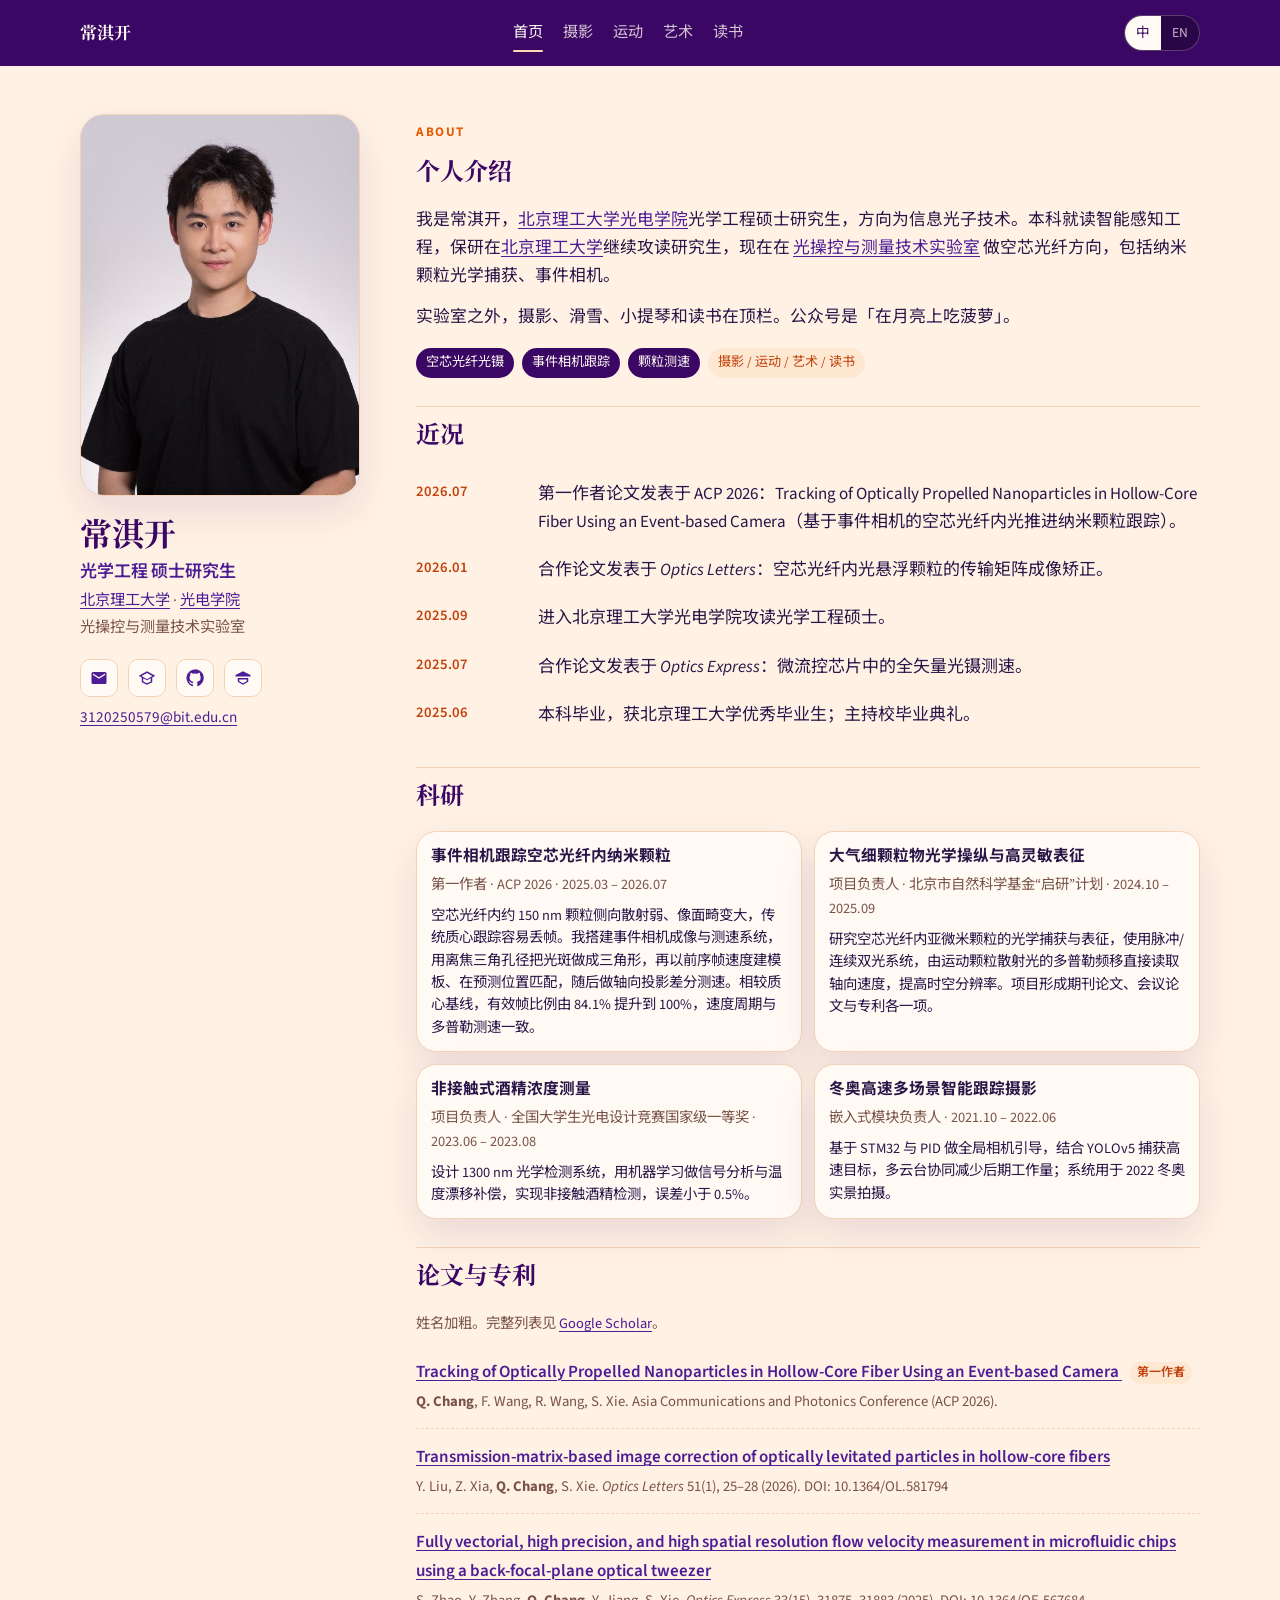
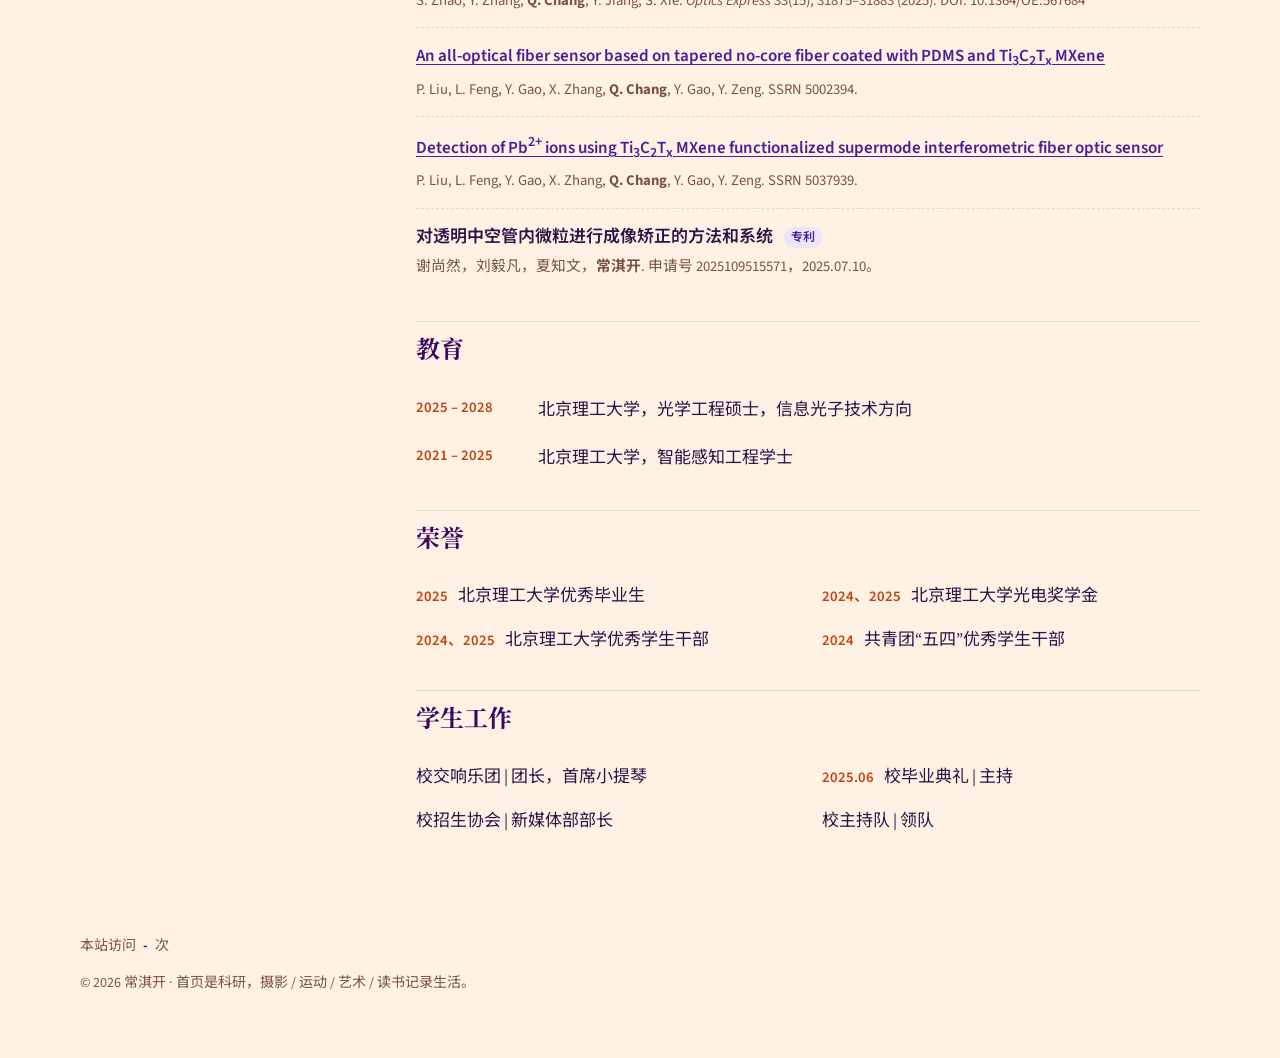
<file: index.html>
<!DOCTYPE html>
<html lang="zh-CN" data-lang="zh">
<head>
  <meta charset="UTF-8">
  <meta name="viewport" content="width=device-width, initial-scale=1">
  <title>常淇开 · 科研</title>
  <meta name="description" content="常淇开，北京理工大学光学工程硕士研究生。空芯光纤、事件相机与纳米颗粒测速。">
  <meta name="theme-color" content="#3b0764">
  <meta property="og:type" content="website">
  <meta property="og:title" content="常淇开 · 光学工程">
  <meta property="og:description" content="北京理工大学光学工程硕士研究生。科研、摄影、滑雪与音乐。">
  <meta property="og:url" content="https://chikaichang.github.io/Introduction/">
  <meta property="og:image" content="https://chikaichang.github.io/Introduction/assets/share.jpg">
  <meta property="og:image:width" content="500">
  <meta property="og:image:height" content="500">
  <meta itemprop="name" content="常淇开 · 光学工程">
  <meta itemprop="description" content="北京理工大学光学工程硕士研究生。科研、摄影、滑雪与音乐。">
  <meta itemprop="image" content="https://chikaichang.github.io/Introduction/assets/share.jpg">
  <link rel="apple-touch-icon" href="assets/share.jpg">
  <link rel="icon" href="assets/favicon.svg" type="image/svg+xml">
  <link rel="preconnect" href="https://fonts.googleapis.com">
  <link rel="preconnect" href="https://fonts.gstatic.com" crossorigin>
  <link href="https://fonts.googleapis.com/css2?family=Noto+Sans+SC:wght@400;500;600;700&family=Noto+Serif+SC:wght@600;700&family=Source+Sans+3:ital,wght@0,400;0,500;0,600;0,700;1,400&family=Source+Serif+4:opsz,wght@8..60,600;8..60,700&display=swap" rel="stylesheet">
  <link rel="stylesheet" href="css/style.css?v=20260827c">
</head>
<body data-page="home">
  <header class="site-header">
    <div class="wrap header-inner">
      <a class="brand" href="index.html">
        <span class="lang-zh">常淇开</span>
        <span class="lang-en">Qikai Chang</span>
      </a>
      <nav class="nav" aria-label="primary">
        <a class="active" href="index.html"><span class="lang-zh">首页</span><span class="lang-en">Home</span></a>
        <a href="photography.html"><span class="lang-zh">摄影</span><span class="lang-en">Photo</span></a>
        <a href="sports.html"><span class="lang-zh">运动</span><span class="lang-en">Sports</span></a>
        <a href="art.html"><span class="lang-zh">艺术</span><span class="lang-en">Art</span></a>
        <a href="reading.html"><span class="lang-zh">读书</span><span class="lang-en">Reading</span></a>
      </nav>
      <div class="lang-switch" role="group" aria-label="Language">
        <button type="button" data-lang="zh" aria-pressed="true">中</button>
        <button type="button" data-lang="en" aria-pressed="false">EN</button>
      </div>
    </div>
  </header>

  <main class="wrap layout">
    <aside class="profile">
      <img class="portrait" src="assets/profile.jpg" alt="Portrait of Qikai Chang / 常淇开">
      <div>
        <h1>
          <span class="lang-zh">常淇开</span>
          <span class="lang-en">Qikai Chang</span>
        </h1>
        <p class="role lang-zh">光学工程 硕士研究生</p>
        <p class="role lang-en">M.Eng. student, Optical Engineering</p>
        <p class="place lang-zh"><a href="https://www.bit.edu.cn/" target="_blank" rel="noopener">北京理工大学</a> · <a href="https://opt.bit.edu.cn/" target="_blank" rel="noopener">光电学院</a></p>
        <p class="place lang-en"><a href="https://www.bit.edu.cn/" target="_blank" rel="noopener">Beijing Institute of Technology</a></p>
        <p class="place lang-en"><a href="https://opt.bit.edu.cn/" target="_blank" rel="noopener">School of Optics and Photonics</a></p>
        <p class="place lang-zh">光操控与测量技术实验室</p>
        <p class="place lang-en">Lab of Optical Manipulation &amp; Metrology</p>

        <div class="social">
          <a href="mailto:3120250579@bit.edu.cn" title="Email" aria-label="Email">
            <svg viewBox="0 0 24 24" aria-hidden="true"><path d="M20 4H4a2 2 0 0 0-2 2v12a2 2 0 0 0 2 2h16a2 2 0 0 0 2-2V6a2 2 0 0 0-2-2Zm0 4-8 5L4 8V6l8 5 8-5Z"/></svg>
          </a>
          <a href="https://scholar.google.com/citations?user=FxR_PTEAAAAJ&hl=zh-CN" title="Google Scholar" aria-label="Google Scholar" target="_blank" rel="noopener">
            <svg viewBox="0 0 24 24" aria-hidden="true"><path d="M12 3 1 9l4 2.2v6.3L12 21l7-3.5V11.2L23 9 12 3Zm0 2.3 7.2 4.1L12 13.7 4.8 9.4 12 5.3ZM7 12.3l5 2.8 5-2.8v4.4L12 19l-5-2.3v-4.4Z"/></svg>
          </a>
          <a href="https://github.com/ChikaiChang" title="GitHub" aria-label="GitHub" target="_blank" rel="noopener">
            <svg viewBox="0 0 24 24" aria-hidden="true"><path d="M12 .5A11.5 11.5 0 0 0 8.4 22.9c.58.1.79-.25.79-.56v-2.1c-3.2.7-3.87-1.54-3.87-1.54-.53-1.35-1.3-1.7-1.3-1.7-1.06-.73.08-.72.08-.72 1.17.08 1.79 1.2 1.79 1.2 1.04 1.78 2.73 1.27 3.4.97.1-.75.41-1.27.74-1.56-2.55-.29-5.23-1.28-5.23-5.68 0-1.25.45-2.28 1.19-3.08-.12-.29-.52-1.47.11-3.06 0 0 .97-.31 3.18 1.18a11.1 11.1 0 0 1 5.8 0c2.2-1.49 3.17-1.18 3.17-1.18.64 1.59.24 2.77.12 3.06.74.8 1.18 1.83 1.18 3.08 0 4.41-2.69 5.39-5.25 5.67.42.36.8 1.08.8 2.18v3.24c0 .31.21.67.8.56A11.5 11.5 0 0 0 12 .5Z"/></svg>
          </a>
          <a href="https://sxielab.com/" title="Lab homepage" aria-label="Lab homepage" target="_blank" rel="noopener">
            <svg viewBox="0 0 24 24" aria-hidden="true"><path d="M12 3 2 8v2h20V8L12 3Zm-7 9v5l7 4 7-4v-5H5Zm2 2h10v2.2L12 19l-5-2.8V14Z"/></svg>
          </a>
        </div>
        <p class="contact-line"><a href="mailto:3120250579@bit.edu.cn">3120250579@bit.edu.cn</a></p>
      </div>
    </aside>

    <div class="content">
      <section class="section" id="about">
        <p class="kicker">About</p>
        <h2 class="lang-zh">个人介绍</h2>
        <h2 class="lang-en">About</h2>
        <!-- 自我介绍在这里改：lang-zh 是中文，lang-en 是英文。改完保存，刷新首页即可。 -->
        <p class="lead lang-zh">
          我是常淇开，<a href="https://www.bit.edu.cn/" target="_blank" rel="noopener">北京理工大学</a><a href="https://opt.bit.edu.cn/" target="_blank" rel="noopener">光电学院</a>光学工程硕士研究生，方向为信息光子技术。本科就读智能感知工程，保研在<a href="https://www.bit.edu.cn/" target="_blank" rel="noopener">北京理工大学</a>继续攻读研究生，现在在
          <a href="https://sxielab.com/" target="_blank" rel="noopener">光操控与测量技术实验室</a>
          做空芯光纤方向，包括纳米颗粒光学捕获、事件相机。
        </p>
        <p class="lead lang-en">
          I am Qikai Chang, an M.Eng. student in Optical Engineering at the
          <a href="https://opt.bit.edu.cn/" target="_blank" rel="noopener">School of Optics and Photonics</a>,
          <a href="https://www.bit.edu.cn/" target="_blank" rel="noopener">Beijing Institute of Technology</a>,
          focusing on information photonics. I studied Intelligent Perception Engineering as an undergraduate and stayed at BIT for graduate school via recommended admission. I now work in the
          <a href="https://sxielab.com/" target="_blank" rel="noopener">Laboratory of Optical Manipulation &amp; Metrology</a>
          on hollow-core fiber, including optical trapping of nanoparticles and event cameras.
        </p>
        <p class="lead lang-zh">实验室之外，摄影、滑雪、小提琴和读书在顶栏。公众号是「在月亮上吃菠萝」。</p>
        <p class="lead lang-en">Outside the lab, photography, skiing, violin, and reading are in the top bar. I write at the WeChat account Eating Pineapple on the Moon.</p>
        <div class="chips">
          <span class="chip lang-zh">空芯光纤光镊</span>
          <span class="chip lang-en">Hollow-core fiber tweezers</span>
          <span class="chip lang-zh">事件相机跟踪</span>
          <span class="chip lang-en">Event-camera tracking</span>
          <span class="chip lang-zh">颗粒测速</span>
          <span class="chip lang-en">Particle velocimetry</span>
          <span class="chip alt lang-zh">摄影 / 运动 / 艺术 / 读书</span>
          <span class="chip alt lang-en">Photo / sports / art / reading</span>
        </div>
      </section>

      <section class="section" id="news">
        <h2 class="lang-zh">近况</h2>
        <h2 class="lang-en">News</h2>
        <ul class="news-list">
          <li>
            <span class="date">2026.07</span>
            <span class="lang-zh">第一作者论文发表于 ACP 2026：Tracking of Optically Propelled Nanoparticles in Hollow-Core Fiber Using an Event-based Camera（基于事件相机的空芯光纤内光推进纳米颗粒跟踪）。</span>
            <span class="lang-en">First-author paper at ACP 2026: Tracking of Optically Propelled Nanoparticles in Hollow-Core Fiber Using an Event-based Camera.</span>
          </li>
          <li>
            <span class="date">2026.01</span>
            <span class="lang-zh">合作论文发表于 <em>Optics Letters</em>：空芯光纤内光悬浮颗粒的传输矩阵成像矫正。</span>
            <span class="lang-en">Co-authored paper in <em>Optics Letters</em> on transmission-matrix image correction of levitated particles.</span>
          </li>
          <li>
            <span class="date">2025.09</span>
            <span class="lang-zh">进入北京理工大学光电学院攻读光学工程硕士。</span>
            <span class="lang-en">Started the M.Eng. program in Optical Engineering at BIT.</span>
          </li>
          <li>
            <span class="date">2025.07</span>
            <span class="lang-zh">合作论文发表于 <em>Optics Express</em>：微流控芯片中的全矢量光镊测速。</span>
            <span class="lang-en">Co-authored paper in <em>Optics Express</em> on fully vectorial optical-tweezer velocimetry.</span>
          </li>
          <li>
            <span class="date">2025.06</span>
            <span class="lang-zh">本科毕业，获北京理工大学优秀毕业生；主持校毕业典礼。</span>
            <span class="lang-en">Graduated with the BIT Outstanding Graduate award; hosted the commencement ceremony.</span>
          </li>
        </ul>
      </section>

      <section class="section" id="research">
        <h2 class="lang-zh">科研</h2>
        <h2 class="lang-en">Research</h2>
        <div class="cards">
          <article class="card">
            <h3 class="lang-zh">事件相机跟踪空芯光纤内纳米颗粒</h3>
            <h3 class="lang-en">Event-camera tracking of nanoparticles in hollow-core fiber</h3>
            <p class="meta lang-zh">第一作者 · ACP 2026 · 2025.03 – 2026.07</p>
            <p class="meta lang-en">First author · ACP 2026 · Mar 2025 – Jul 2026</p>
            <p class="lang-zh">空芯光纤内约 150 nm 颗粒侧向散射弱、像面畸变大，传统质心跟踪容易丢帧。我搭建事件相机成像与测速系统，用离焦三角孔径把光斑做成三角形，再以前序帧速度建模板、在预测位置匹配，随后做轴向投影差分测速。相较质心基线，有效帧比例由 84.1% 提升到 100%，速度周期与多普勒测速一致。</p>
            <p class="lang-en">Lateral scatter from ~150 nm particles in a hollow-core fiber is weak and distorted, so centroid tracking drops frames. I built an event-camera imaging and velocimetry setup: a defocused triangular aperture turns the spot into a triangle; a two-step tracker predicts from prior speed, matches a template, then estimates velocity from axial projection differences. Effective frames rose from 84.1% to 100% versus the centroid baseline, and the velocity period matches Doppler velocimetry.</p>
          </article>
          <article class="card">
            <h3 class="lang-zh">大气细颗粒物光学操纵与高灵敏表征</h3>
            <h3 class="lang-en">Optical manipulation and characterization of fine particles</h3>
            <p class="meta lang-zh">项目负责人 · 北京市自然科学基金“启研”计划 · 2024.10 – 2025.09</p>
            <p class="meta lang-en">PI · Beijing Natural Science Foundation Qiyan Program · Oct 2024 – Sep 2025</p>
            <p class="lang-zh">研究空芯光纤内亚微米颗粒的光学捕获与表征，使用脉冲/连续双光系统，由运动颗粒散射光的多普勒频移直接读取轴向速度，提高时空分辨率。项目形成期刊论文、会议论文与专利各一项。</p>
            <p class="lang-en">I led a project on trapping and characterizing sub-micron particles in hollow-core fiber, using pulsed and continuous dual-beam illumination and Doppler shifts in scattered light for axial velocity. The project produced a journal paper, a conference paper, and a patent.</p>
          </article>
          <article class="card">
            <h3 class="lang-zh">非接触式酒精浓度测量</h3>
            <h3 class="lang-en">Non-contact alcohol concentration sensing</h3>
            <p class="meta lang-zh">项目负责人 · 全国大学生光电设计竞赛国家级一等奖 · 2023.06 – 2023.08</p>
            <p class="meta lang-en">Lead · National First Prize, Optoelectronic Design Contest · Jun–Aug 2023</p>
            <p class="lang-zh">设计 1300 nm 光学检测系统，用机器学习做信号分析与温度漂移补偿，实现非接触酒精检测，误差小于 0.5%。</p>
            <p class="lang-en">Designed a 1300 nm optical sensing system with machine-learning signal analysis and temperature-drift compensation. Non-contact alcohol measurement error stayed below 0.5%.</p>
          </article>
          <article class="card">
            <h3 class="lang-zh">冬奥高速多场景智能跟踪摄影</h3>
            <h3 class="lang-en">High-speed tracking camera system for the Winter Olympics</h3>
            <p class="meta lang-zh">嵌入式模块负责人 · 2021.10 – 2022.06</p>
            <p class="meta lang-en">Embedded-system lead · Oct 2021 – Jun 2022</p>
            <p class="lang-zh">基于 STM32 与 PID 做全局相机引导，结合 YOLOv5 捕获高速目标，多云台协同减少后期工作量；系统用于 2022 冬奥实景拍摄。</p>
            <p class="lang-en">Built an STM32 + PID global camera guidance module with YOLOv5 target capture. Multi-gimbal coordination cut post-production workload; the system was used for on-site filming at the 2022 Winter Olympics.</p>
          </article>
        </div>
      </section>

      <section class="section" id="publications">
        <h2 class="lang-zh">论文与专利</h2>
        <h2 class="lang-en">Publications &amp; patents</h2>
        <p class="meta lang-zh">姓名加粗。完整列表见 <a href="https://scholar.google.com/citations?user=FxR_PTEAAAAJ&hl=zh-CN" target="_blank" rel="noopener">Google Scholar</a>。</p>
        <p class="meta lang-en">Name in bold. Full list on <a href="https://scholar.google.com/citations?user=FxR_PTEAAAAJ&hl=en" target="_blank" rel="noopener">Google Scholar</a>.</p>

        <article class="pub">
          <a class="pub-title lang-zh" href="assets/papers/chang-2026-event-camera.pdf">Tracking of Optically Propelled Nanoparticles in Hollow-Core Fiber Using an Event-based Camera <span class="tag first">第一作者</span></a>
          <a class="pub-title lang-en" href="assets/papers/chang-2026-event-camera.pdf">Tracking of Optically Propelled Nanoparticles in Hollow-Core Fiber Using an Event-based Camera <span class="tag first">first author</span></a>
          <div class="pub-venue lang-zh"><span class="me">Q. Chang</span>, F. Wang, R. Wang, S. Xie. Asia Communications and Photonics Conference (ACP 2026).</div>
          <div class="pub-venue lang-en"><span class="me">Q. Chang</span>, F. Wang, R. Wang, S. Xie. Asia Communications and Photonics Conference (ACP 2026).</div>
        </article>

        <article class="pub">
          <a class="pub-title" href="https://doi.org/10.1364/OL.581794" target="_blank" rel="noopener">Transmission-matrix-based image correction of optically levitated particles in hollow-core fibers</a>
          <div class="pub-venue">Y. Liu, Z. Xia, <span class="me">Q. Chang</span>, S. Xie. <em>Optics Letters</em> 51(1), 25–28 (2026). DOI: 10.1364/OL.581794</div>
        </article>

        <article class="pub">
          <a class="pub-title" href="https://doi.org/10.1364/OE.567684" target="_blank" rel="noopener">Fully vectorial, high precision, and high spatial resolution flow velocity measurement in microfluidic chips using a back-focal-plane optical tweezer</a>
          <div class="pub-venue">S. Zhao, Y. Zhang, <span class="me">Q. Chang</span>, Y. Jiang, S. Xie. <em>Optics Express</em> 33(15), 31875–31883 (2025). DOI: 10.1364/OE.567684</div>
        </article>

        <article class="pub">
          <a class="pub-title" href="https://doi.org/10.2139/ssrn.5002394" target="_blank" rel="noopener">An all-optical fiber sensor based on tapered no-core fiber coated with PDMS and Ti<sub>3</sub>C<sub>2</sub>T<sub>x</sub> MXene</a>
          <div class="pub-venue">P. Liu, L. Feng, Y. Gao, X. Zhang, <span class="me">Q. Chang</span>, Y. Gao, Y. Zeng. SSRN 5002394.</div>
        </article>

        <article class="pub">
          <a class="pub-title" href="https://doi.org/10.2139/ssrn.5037939" target="_blank" rel="noopener">Detection of Pb<sup>2+</sup> ions using Ti<sub>3</sub>C<sub>2</sub>T<sub>x</sub> MXene functionalized supermode interferometric fiber optic sensor</a>
          <div class="pub-venue">P. Liu, L. Feng, Y. Gao, X. Zhang, <span class="me">Q. Chang</span>, Y. Gao, Y. Zeng. SSRN 5037939.</div>
        </article>

        <article class="pub">
          <span class="pub-title lang-zh">对透明中空管内微粒进行成像矫正的方法和系统 <span class="tag">专利</span></span>
          <span class="pub-title lang-en">Method and system for image correction of particles in a transparent hollow tube <span class="tag">patent</span></span>
          <div class="pub-venue lang-zh">谢尚然，刘毅凡，夏知文，<span class="me">常淇开</span>. 申请号 2025109515571，2025.07.10。</div>
          <div class="pub-venue lang-en">S. Xie, Y. Liu, Z. Xia, <span class="me">Q. Chang</span>. CN Appl. No. 2025109515571, 10 Jul 2025.</div>
        </article>
      </section>

      <section class="section" id="education">
        <h2 class="lang-zh">教育</h2>
        <h2 class="lang-en">Education</h2>
        <ul class="edu-list">
          <li>
            <span class="date">2025 – 2028</span>
            <span class="lang-zh">北京理工大学，光学工程硕士，信息光子技术方向</span>
            <span class="lang-en">M.Eng. in Optical Engineering, Beijing Institute of Technology. Information photonics</span>
          </li>
          <li>
            <span class="date">2021 – 2025</span>
            <span class="lang-zh">北京理工大学，智能感知工程学士</span>
            <span class="lang-en">B.Eng. in Intelligent Perception Engineering, Beijing Institute of Technology</span>
          </li>
        </ul>
      </section>

      <section class="section" id="awards">
        <h2 class="lang-zh">荣誉</h2>
        <h2 class="lang-en">Awards</h2>
        <ul class="award-list">
          <li>
            <span class="date">2025</span>
            <span class="lang-zh">北京理工大学优秀毕业生</span>
            <span class="lang-en">BIT Outstanding Graduate</span>
          </li>
          <li>
            <span class="date">2024、2025</span>
            <span class="lang-zh">北京理工大学光电奖学金</span>
            <span class="lang-en">BIT Optoelectronics Scholarship</span>
          </li>
          <li>
            <span class="date">2024、2025</span>
            <span class="lang-zh">北京理工大学优秀学生干部</span>
            <span class="lang-en">BIT Outstanding Student Cadre</span>
          </li>
          <li>
            <span class="date">2024</span>
            <span class="lang-zh">共青团“五四”优秀学生干部</span>
            <span class="lang-en">May Fourth Outstanding Student Cadre, Communist Youth League</span>
          </li>
        </ul>
      </section>

      <section class="section" id="service">
        <h2 class="lang-zh">学生工作</h2>
        <h2 class="lang-en">Student work</h2>
        <ul class="service-list">
          <li>
            <span class="date"></span>
            <span class="lang-zh">校交响乐团 | 团长，首席小提琴</span>
            <span class="lang-en">University Symphony Orchestra | President and concertmaster</span>
          </li>
          <li>
            <span class="date">2025.06</span>
            <span class="lang-zh">校毕业典礼 | 主持</span>
            <span class="lang-en">University commencement | Host</span>
          </li>
          <li>
            <span class="date"></span>
            <span class="lang-zh">校招生协会 | 新媒体部部长</span>
            <span class="lang-en">Admissions Association | Head of New Media</span>
          </li>
          <li>
            <span class="date"></span>
            <span class="lang-zh">校主持队 | 领队</span>
            <span class="lang-en">University hosting team | Team leader</span>
          </li>
        </ul>
      </section>
    </div>
  </main>

  <footer class="wrap footer">
    <p class="visit-count">
      <span class="lang-zh">本站访问</span>
      <b id="vercount_value_site_pv">-</b>
      <span class="lang-zh">次</span>
      <span class="lang-en">visits</span>
    </p>
    <p class="lang-zh">© <span class="year"></span> 常淇开 · 首页是科研，摄影 / 运动 / 艺术 / 读书记录生活。</p>
    <p class="lang-en">© <span class="year"></span> Qikai Chang · Research on the home page; photography, sports, art and reading in the other rooms.</p>
  </footer>

  <script src="js/site.js?v=20260827c"></script>
</body>
</html>
</file>
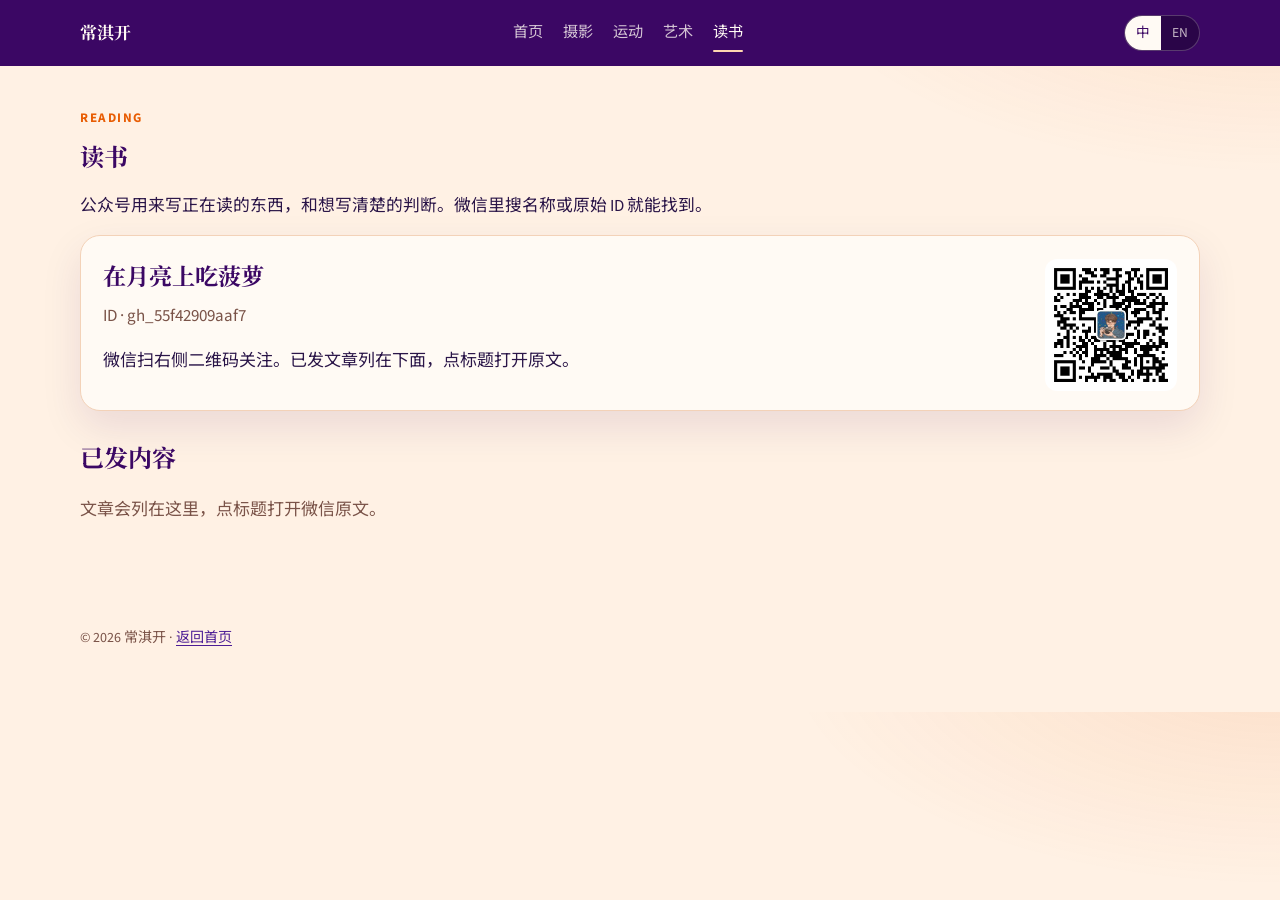
<file: reading.html>
<!DOCTYPE html>
<html lang="zh-CN" data-lang="zh">
<head>
  <meta charset="UTF-8">
  <meta name="viewport" content="width=device-width, initial-scale=1">
  <title>常淇开 · 读书</title>
  <meta name="description" content="常淇开的公众号「在月亮上吃菠萝」。">
  <meta name="theme-color" content="#3b0764">
  <meta property="og:type" content="website">
  <meta property="og:title" content="常淇开 · 读书">
  <meta property="og:description" content="公众号「在月亮上吃菠萝」。">
  <meta property="og:url" content="https://chikaichang.github.io/Introduction/reading.html">
  <meta property="og:image" content="https://chikaichang.github.io/Introduction/assets/share.jpg">
  <meta itemprop="name" content="常淇开 · 读书">
  <meta itemprop="image" content="https://chikaichang.github.io/Introduction/assets/share.jpg">
  <link rel="apple-touch-icon" href="assets/share.jpg">
  <link rel="icon" href="assets/favicon.svg" type="image/svg+xml">
  <link rel="preconnect" href="https://fonts.googleapis.com">
  <link rel="preconnect" href="https://fonts.gstatic.com" crossorigin>
  <link href="https://fonts.googleapis.com/css2?family=Noto+Sans+SC:wght@400;500;600;700&family=Noto+Serif+SC:wght@600;700&family=Source+Sans+3:ital,wght@0,400;0,500;0,600;0,700;1,400&family=Source+Serif+4:opsz,wght@8..60,600;8..60,700&display=swap" rel="stylesheet">
  <link rel="stylesheet" href="css/style.css">
</head>
<body data-page="reading">
  <header class="site-header">
    <div class="wrap header-inner">
      <a class="brand" href="index.html">
        <span class="lang-zh">常淇开</span>
        <span class="lang-en">Qikai Chang</span>
      </a>
      <nav class="nav" aria-label="primary">
        <a href="index.html"><span class="lang-zh">首页</span><span class="lang-en">Home</span></a>
        <a href="photography.html"><span class="lang-zh">摄影</span><span class="lang-en">Photo</span></a>
        <a href="sports.html"><span class="lang-zh">运动</span><span class="lang-en">Sports</span></a>
        <a href="art.html"><span class="lang-zh">艺术</span><span class="lang-en">Art</span></a>
        <a class="active" href="reading.html"><span class="lang-zh">读书</span><span class="lang-en">Reading</span></a>
      </nav>
      <div class="lang-switch" role="group" aria-label="Language">
        <button type="button" data-lang="zh" aria-pressed="true">中</button>
        <button type="button" data-lang="en" aria-pressed="false">EN</button>
      </div>
    </div>
  </header>

  <main class="wrap life-page">
    <p class="kicker">Reading</p>
    <h1 class="lang-zh">读书</h1>
    <h1 class="lang-en">Reading</h1>
    <p class="lead lang-zh">公众号用来写正在读的东西，和想写清楚的判断。微信里搜名称或原始 ID 就能找到。</p>
    <p class="lead lang-en">This is where published notes live. Search the account name or the original ID in WeChat.</p>

    <section class="account-card">
      <div class="account-copy">
        <h2>在月亮上吃菠萝</h2>
        <p class="account-id">ID · gh_55f42909aaf7</p>
        <p class="lang-zh">微信扫右侧二维码关注。已发文章列在下面，点标题打开原文。</p>
        <p class="lang-en">Scan the QR code in WeChat to follow. Published pieces are listed below; each title opens the original post.</p>
      </div>
      <img class="account-qr" src="assets/wechat-qr.jpg" width="430" height="430" alt="微信公众号「在月亮上吃菠萝」二维码">
    </section>

    <h2 class="lang-zh">已发内容</h2>
    <h2 class="lang-en">Published</h2>
    <div data-essays></div>
  </main>

  <footer class="wrap footer">
    <p class="lang-zh">© <span class="year"></span> 常淇开 · <a href="index.html">返回首页</a></p>
    <p class="lang-en">© <span class="year"></span> Qikai Chang · <a href="index.html">Back home</a></p>
  </footer>

  <script src="js/essays.js?v=20260826a"></script>
  <script src="js/site.js?v=20260826a"></script>
</body>
</html>
</file>
<file: css/style.css>
:root {
  --bg: #fff1e4;
  --bg-elev: #fffaf4;
  --ink: #2a1548;
  --muted: #7a5348;
  --line: #f3d2b8;
  --purple: #4c1d95;
  --purple-deep: #3b0764;
  --purple-soft: #ede5f8;
  --orange: #e85d04;
  --orange-deep: #c2410c;
  --orange-soft: #ffe8d2;
  --chip: #3b0764;
  --shadow: 0 16px 40px rgba(59, 7, 100, 0.1);
  --radius: 20px;
  --serif: "Source Serif 4", "Noto Serif SC", Georgia, serif;
  --sans: "Source Sans 3", "Noto Sans SC", "PingFang SC", sans-serif;
}

*,
*::before,
*::after {
  box-sizing: border-box;
}

html {
  scroll-behavior: smooth;
}

body {
  margin: 0;
  color: var(--ink);
  background:
    radial-gradient(900px 420px at 100% -8%, rgba(232, 93, 4, 0.12), transparent 55%),
    var(--bg);
  font-family: var(--sans);
  font-size: 17px;
  line-height: 1.65;
}

img {
  max-width: 100%;
  display: block;
}

a {
  color: var(--purple);
  text-decoration-thickness: 1px;
  text-underline-offset: 3px;
}

a:hover {
  color: var(--orange);
}

.wrap {
  width: min(1120px, calc(100% - 40px));
  margin: 0 auto;
}

.site-header {
  position: sticky;
  top: 0;
  z-index: 20;
  background: var(--purple-deep);
  border-bottom: 0;
}

.header-inner {
  display: flex;
  align-items: center;
  justify-content: space-between;
  gap: 16px;
  min-height: 66px;
}

.brand {
  font-family: var(--serif);
  font-weight: 700;
  letter-spacing: 0.01em;
  color: #fffaf4;
  text-decoration: none;
}

.brand:hover {
  color: #ffd7b0;
}

.nav {
  display: flex;
  align-items: center;
  gap: 20px;
}

.nav a {
  color: rgba(255, 250, 244, 0.78);
  text-decoration: none;
  font-size: 0.95rem;
  position: relative;
  padding: 4px 0;
}

.nav a:hover,
.nav a.active {
  color: #fffaf4;
}

.nav a.active::after {
  content: "";
  position: absolute;
  left: 0;
  right: 0;
  bottom: -2px;
  height: 2px;
  border-radius: 99px;
  background: #ffd7b0;
}

.lang-switch {
  display: inline-flex;
  border: 1px solid rgba(255, 250, 244, 0.22);
  border-radius: 999px;
  overflow: hidden;
  background: #2a0548;
}

.lang-switch button {
  border: 0;
  background: transparent;
  color: rgba(255, 250, 244, 0.72);
  padding: 6px 11px;
  cursor: pointer;
  font: inherit;
  font-size: 0.85rem;
}

.lang-switch button[aria-pressed="true"] {
  background: #fffaf4;
  color: var(--purple-deep);
}

.layout {
  display: grid;
  grid-template-columns: 280px 1fr;
  gap: 56px;
  padding: 48px 0 64px;
}

.profile {
  position: sticky;
  top: 90px;
  align-self: start;
}

.portrait {
  width: 100%;
  max-width: 100%;
  aspect-ratio: 500 / 682;
  object-fit: cover;
  object-position: center 12%;
  border-radius: 24px;
  border: 1px solid var(--line);
  box-shadow: var(--shadow);
  background: #ddd;
}

.profile h1 {
  margin: 20px 0 4px;
  font-family: var(--serif);
  font-size: 2rem;
  line-height: 1.2;
  color: var(--purple-deep);
}

.role,
.place {
  margin: 0;
  color: var(--muted);
}

.role {
  font-weight: 600;
  color: var(--purple);
}

.place {
  margin-top: 2px;
  font-size: 0.95rem;
}

.social {
  display: flex;
  flex-wrap: wrap;
  gap: 10px;
  margin: 18px 0 8px;
}

.social a {
  width: 38px;
  height: 38px;
  display: grid;
  place-items: center;
  border: 1px solid var(--line);
  border-radius: 10px;
  background: var(--bg-elev);
  color: var(--purple);
  text-decoration: none;
}

.social a:hover {
  background: var(--orange);
  color: #fff;
  border-color: var(--orange);
}

.social svg {
  width: 18px;
  height: 18px;
  fill: currentColor;
}

.contact-line {
  margin: 8px 0 0;
  font-size: 0.95rem;
}

.section {
  padding: 8px 0 28px;
  border-bottom: 1px solid var(--line);
}

.section:last-child {
  border-bottom: 0;
}

.section h2,
.life-page h1,
.life-page h2 {
  margin: 0 0 16px;
  font-family: var(--serif);
  font-size: 1.5rem;
  color: var(--purple-deep);
}

.life-page {
  padding: 42px 0 72px;
}

.kicker {
  margin: 0 0 8px;
  color: var(--orange);
  font-size: 0.82rem;
  font-weight: 700;
  letter-spacing: 0.12em;
  text-transform: uppercase;
}

.lead {
  margin: 0 0 14px;
  font-size: 1.05rem;
}

.chips {
  display: flex;
  flex-wrap: wrap;
  gap: 8px;
  margin: 16px 0 0;
}

.chip {
  background: var(--chip);
  border-radius: 999px;
  padding: 4px 10px;
  font-size: 0.82rem;
  color: #fffaf4;
}

.chip.alt {
  background: var(--orange-soft);
  color: var(--orange-deep);
}

.news-list,
.edu-list,
.award-list,
.service-list {
  list-style: none;
  margin: 0;
  padding: 0;
}

.news-list li,
.edu-list li {
  display: grid;
  grid-template-columns: 108px 1fr;
  gap: 14px;
  padding: 10px 0;
}

.award-list,
.service-list {
  display: grid;
  grid-template-columns: 1fr 1fr;
  column-gap: 28px;
}

.award-list li,
.service-list li {
  display: flex;
  gap: 10px;
  align-items: baseline;
  padding: 8px 0;
}

.date {
  color: var(--orange-deep);
  font-variant-numeric: tabular-nums;
  font-size: 0.92rem;
  font-weight: 600;
  flex: 0 0 auto;
  white-space: nowrap;
}

.date:empty {
  display: none;
}

.cards {
  display: grid;
  grid-template-columns: 1fr 1fr;
  gap: 12px;
}

.card {
  background: var(--bg-elev);
  border: 1px solid var(--line);
  border-radius: var(--radius);
  padding: 14px 14px 12px;
  box-shadow: var(--shadow);
}

.card h3 {
  margin: 0 0 6px;
  font-size: 0.98rem;
  line-height: 1.35;
}

.card p:not(.meta) {
  margin: 0;
  font-size: 0.9rem;
  line-height: 1.55;
}

.meta {
  margin: 0 0 8px;
  color: var(--muted);
  font-size: 0.9rem;
}

.pub {
  padding: 14px 0;
  border-bottom: 1px dashed var(--line);
}

.pub:last-child {
  border-bottom: 0;
}

.pub-title {
  font-weight: 600;
  display: block;
  margin-bottom: 4px;
}

.pub-venue {
  color: var(--muted);
  font-size: 0.92rem;
}

.me {
  font-weight: 700;
}

.tag {
  display: inline-block;
  margin-left: 8px;
  padding: 1px 7px;
  border-radius: 999px;
  background: var(--purple-soft);
  color: var(--purple);
  font-size: 0.75rem;
  font-weight: 600;
  vertical-align: 1px;
}

.tag.first {
  background: var(--orange-soft);
  color: var(--orange-deep);
}

.portals {
  display: grid;
  grid-template-columns: repeat(2, 1fr);
  gap: 14px;
}

.portal {
  display: block;
  text-decoration: none;
  color: inherit;
  padding: 20px 18px;
  border-radius: var(--radius);
  background: var(--bg-elev);
  border: 1px solid var(--line);
  box-shadow: var(--shadow);
  min-height: 148px;
  transition: transform 0.18s ease, border-color 0.18s ease;
}

.portal:hover {
  border-color: color-mix(in srgb, var(--orange) 55%, var(--line));
  transform: translateY(-2px);
}

.portal strong {
  display: block;
  font-family: var(--serif);
  font-size: 1.2rem;
  margin-bottom: 6px;
  color: var(--purple-deep);
}

.portal span {
  color: var(--muted);
  font-size: 0.92rem;
}

.portal.photo {
  background:
    linear-gradient(180deg, rgba(232, 93, 4, 0.08), transparent 58%),
    var(--bg-elev);
}

.portal.sports {
  background:
    linear-gradient(180deg, rgba(91, 44, 139, 0.08), transparent 58%),
    var(--bg-elev);
}

.portal.art {
  background:
    linear-gradient(180deg, rgba(232, 93, 4, 0.05), rgba(91, 44, 139, 0.07)),
    var(--bg-elev);
}

.portal.reading {
  background:
    linear-gradient(180deg, rgba(59, 7, 100, 0.08), transparent 58%),
    var(--bg-elev);
}

.account-card {
  display: grid;
  grid-template-columns: 1fr 132px;
  gap: 22px;
  align-items: center;
  background: var(--bg-elev);
  border: 1px solid var(--line);
  border-radius: var(--radius);
  box-shadow: var(--shadow);
  padding: 22px 22px 18px;
  margin: 8px 0 28px;
}

.account-card h2 {
  margin: 0 0 6px;
  font-family: var(--serif);
  font-size: 1.45rem;
  color: var(--purple-deep);
}

.account-id {
  margin: 0 0 12px;
  color: var(--muted);
  font-variant-numeric: tabular-nums;
}

.account-qr {
  width: 132px;
  height: 132px;
  object-fit: cover;
  border-radius: 12px;
  background: #fff;
}

.essay-list {
  list-style: none;
  margin: 0;
  padding: 0;
}

.essay-list li {
  display: grid;
  grid-template-columns: 92px 1fr;
  gap: 14px;
  align-items: baseline;
  padding: 14px 0;
  border-bottom: 1px dashed var(--line);
}

.essay-list a {
  font-weight: 600;
}

.essay-empty {
  color: var(--muted);
}

body.film {
  background: #14081c;
  color: #f6f1ea;
}

body.film .site-header {
  position: fixed;
  top: 0;
  left: 0;
  right: 0;
}

body.film .footer {
  color: rgba(246, 241, 234, 0.62);
  padding: 28px 0 48px;
}

body.film .footer a {
  color: #ffd7b0;
}

.film-roll {
  display: block;
  padding-top: 66px;
}

.film-frame {
  position: relative;
  isolation: isolate;
  height: auto;
  min-height: 58svh;
  overflow: visible;
  background: #1a0d22;
  line-height: 0;
}

.film-frame img {
  position: relative;
  z-index: 0;
  display: block;
  width: 100%;
  height: auto;
  min-height: 42svh;
  object-fit: contain;
  object-position: center;
  background: #1a0d22;
}

.film-blank {
  position: relative;
  z-index: 0;
  width: 100%;
  min-height: 70svh;
  background:
    radial-gradient(900px 500px at 20% 20%, rgba(91, 44, 139, 0.45), transparent 58%),
    radial-gradient(800px 480px at 80% 80%, rgba(232, 93, 4, 0.28), transparent 52%),
    #1c0f24;
}

.film-meta {
  position: absolute;
  top: 50%;
  transform: translateY(-50%);
  z-index: 3;
  width: min(300px, 38vw);
  padding: 22px 22px 20px;
  border-radius: 18px;
  background: rgba(16, 6, 24, 0.78);
  border: 1px solid rgba(255, 255, 255, 0.16);
  box-shadow: 0 18px 40px rgba(8, 2, 14, 0.35);
  backdrop-filter: blur(16px);
  color: #fffaf4;
  pointer-events: auto;
  line-height: 1.4;
}

.film-frame[data-side="left"] .film-meta {
  left: max(28px, 4vw);
}

.film-frame[data-side="right"] .film-meta {
  right: max(28px, 4vw);
  left: auto;
}

.film-kicker {
  margin: 0 0 10px;
  color: #ffb080;
  font-size: 0.72rem;
  font-weight: 700;
  letter-spacing: 0.16em;
  text-transform: uppercase;
}

.film-place,
.film-title {
  margin: 0;
  font-family: var(--serif);
  line-height: 1.3;
}

.film-place {
  font-size: 1.35rem;
}

.film-title {
  margin-top: 6px;
  font-size: 1.02rem;
  font-weight: 600;
}

.film-date {
  margin: 8px 0 0;
  color: rgba(255, 250, 244, 0.7);
  font-variant-numeric: tabular-nums;
  font-size: 0.88rem;
}

.film-exif {
  margin-top: 16px;
  display: grid;
  gap: 5px;
}

.film-exif-row {
  display: flex;
  justify-content: space-between;
  gap: 12px;
  font-size: 0.8rem;
  letter-spacing: 0.02em;
}

.film-exif-row span {
  color: rgba(255, 250, 244, 0.58);
}

.film-exif-row b {
  font-weight: 600;
  text-align: right;
}

.film-note {
  margin: 16px 0 0;
  font-size: 0.92rem;
  line-height: 1.55;
  color: rgba(255, 250, 244, 0.92);
}

.film-journal {
  margin-top: 16px;
  padding-top: 14px;
  border-top: 1px solid rgba(255, 255, 255, 0.12);
}

.film-journal-kicker {
  margin: 0 0 8px;
  color: #ffb080;
  font-size: 0.7rem;
  font-weight: 700;
  letter-spacing: 0.14em;
  text-transform: uppercase;
}

.film-journal-text {
  margin: 0;
  font-size: 0.92rem;
  line-height: 1.6;
}

.film-count {
  position: fixed;
  left: 18px;
  bottom: 18px;
  z-index: 8;
  margin: 0;
  padding: 6px 10px;
  border-radius: 999px;
  background: rgba(16, 6, 24, 0.72);
  border: 1px solid rgba(255, 255, 255, 0.14);
  color: rgba(255, 250, 244, 0.88);
  font-variant-numeric: tabular-nums;
  font-size: 0.78rem;
  letter-spacing: 0.04em;
  pointer-events: none;
}

.film-index {
  position: fixed;
  top: 50%;
  right: 12px;
  transform: translateY(-50%);
  z-index: 9;
  display: flex;
  flex-direction: column;
  gap: 6px;
  max-height: calc(100svh - 120px);
  overflow-y: auto;
  padding: 10px 8px;
  border-radius: 16px;
  background: rgba(16, 6, 24, 0.78);
  border: 1px solid rgba(255, 255, 255, 0.14);
  backdrop-filter: blur(12px);
}

.film-index-count {
  margin: 0 0 4px;
  color: rgba(255, 250, 244, 0.92);
  font-size: 0.72rem;
  letter-spacing: 0.04em;
  text-align: center;
  line-height: 1.3;
}

.film-index-item {
  display: block;
  width: 44px;
  height: 28px;
  padding: 0;
  border: 1px solid transparent;
  border-radius: 5px;
  overflow: hidden;
  background: #2a1238;
  cursor: pointer;
}

.film-index-item img {
  width: 100%;
  height: 100%;
  object-fit: cover;
  min-height: 0;
}

.film-index-item.is-current {
  border-color: #ffb080;
  box-shadow: 0 0 0 1px #ffb080;
}

body.film img {
  max-width: 100%;
}

.footer {
  color: var(--muted);
  font-size: 0.88rem;
  padding: 0 0 48px;
}

.visit-count {
  margin: 0 0 12px;
  color: var(--muted);
}

.visit-count b {
  color: var(--purple);
  font-variant-numeric: tabular-nums;
  margin: 0 4px;
}

html[data-lang="zh"] .lang-en,
html:not([data-lang="en"]) .lang-en {
  display: none;
}

html[data-lang="en"] .lang-zh {
  display: none;
}

a:focus-visible,
.lang-switch button:focus-visible,
.social a:focus-visible,
.portal:focus-visible {
  outline: 2px solid var(--purple-deep);
  outline-offset: 3px;
}

::selection {
  background: #e9d5ff;
}

@media (max-width: 860px) {
  .header-inner {
    flex-wrap: wrap;
  }

  .nav {
    order: 3;
    width: 100%;
    justify-content: space-between;
    gap: 10px;
    padding-bottom: 10px;
  }

  .layout {
    grid-template-columns: 1fr;
    gap: 28px;
    padding-top: 28px;
  }

  .profile {
    position: static;
    display: grid;
    grid-template-columns: 96px 1fr;
    gap: 14px;
    align-items: start;
  }

  .portrait {
    width: 96px;
    max-width: 96px;
    border-radius: 14px;
  }

  .profile h1 {
    margin-top: 0;
    font-size: 1.6rem;
  }

  .portals {
    grid-template-columns: 1fr;
  }

  .film-roll {
    padding-top: 112px;
  }

  .film-meta {
    top: auto;
    bottom: 0;
    left: 0 !important;
    right: 0 !important;
    transform: none;
    z-index: 3;
    width: auto;
    max-width: none;
    border-radius: 0;
    border: 0;
    background: linear-gradient(transparent, rgba(12, 4, 18, 0.92));
    backdrop-filter: blur(8px);
    padding: 64px 22px 72px;
  }

  .film-index {
    top: auto;
    right: 0;
    left: 0;
    bottom: 0;
    transform: none;
    flex-direction: row;
    align-items: center;
    max-height: none;
    width: 100%;
    border-radius: 0;
    overflow-x: auto;
    overflow-y: hidden;
    padding: 8px 12px 10px;
  }

  .film-index-count {
    display: none;
  }

  .film-count {
    bottom: 56px;
  }
}

@media (max-width: 560px) {
  .wrap {
    width: min(1120px, calc(100% - 28px));
  }

  .nav {
    gap: 8px;
    font-size: 0.84rem;
  }

  .nav a {
    font-size: 0.84rem;
  }

  .profile {
    grid-template-columns: 76px 1fr;
    gap: 12px;
    align-items: start;
  }

  .portrait {
    width: 76px;
    max-width: 76px;
    border-radius: 12px;
  }

  .profile h1 {
    font-size: 1.32rem;
  }

  .account-card {
    grid-template-columns: 1fr;
    justify-items: start;
  }

  .film-meta {
    padding: 48px 16px 22px;
  }

  .news-list li,
  .edu-list li,
  .essay-list li {
    grid-template-columns: 1fr;
    gap: 2px;
  }

  .cards,
  .award-list,
  .service-list {
    grid-template-columns: 1fr;
  }
}
</file>
